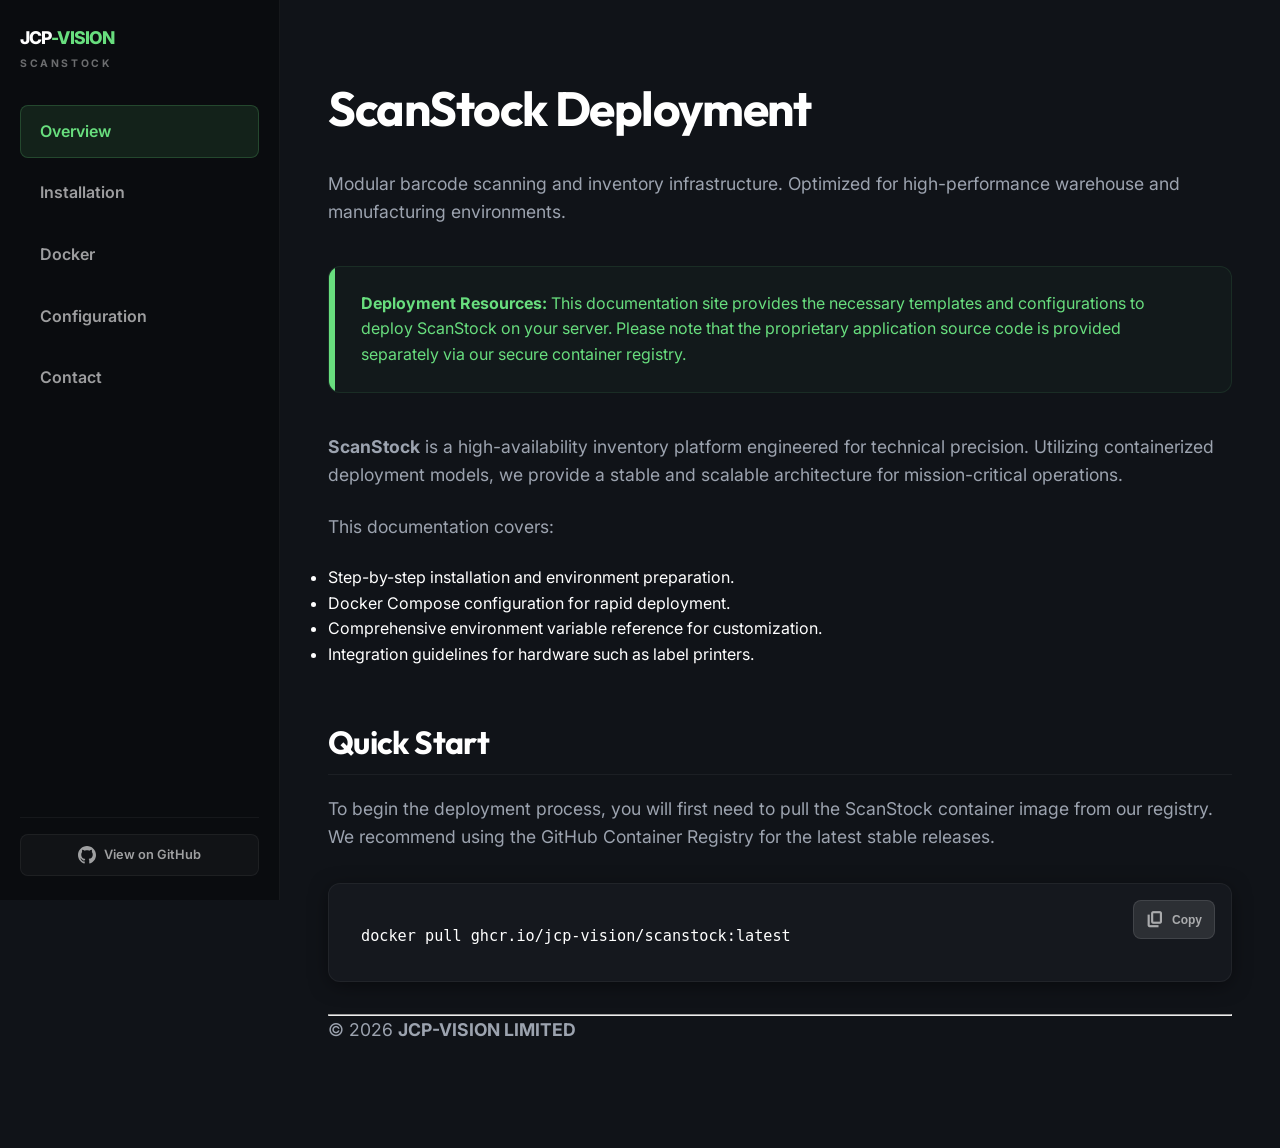
<file: docs/index.html>
<!DOCTYPE html>
<html lang="en">
<head>
    <meta charset="UTF-8">
    <meta name="viewport" content="width=device-width, initial-scale=1.0">
    <title>Overview | ScanStock Documentation</title>
    <link rel="stylesheet" href="https://fonts.googleapis.com/css2?family=Material+Symbols+Outlined:opsz,wght,FILL,GRAD@24,400,0,0" />
    <link rel="stylesheet" href="https://jcp-vision.com/static/css/brand-styles.css">
    <link rel="stylesheet" href="assets/style.css">
    <script defer src="assets/script.js"></script>
</head>
<body>
    <div class="layout">
        <aside class="sidebar">
            <div class="sidebar-brand">
                <div class="brand-logo">
                    <span class="logo-jcp">JCP</span><span class="logo-vision">-VISION</span>
                </div>
                <div class="brand-subtitle">SCANSTOCK</div>
            </div>
            <nav>
                <a href="index.html">Overview</a>
                <a href="installation.html">Installation</a>
                <a href="docker.html">Docker</a>
                <a href="configuration.html">Configuration</a>
                <a href="contact.html">Contact</a>
            </nav>
            <div class="sidebar-footer">
                <a href="https://github.com/JCP-VISION/scanstock-deploy" target="_blank" class="btn-github">
                    <svg viewBox="0 0 24 24"><path d="M12 0c-6.626 0-12 5.373-12 12 0 5.302 3.438 9.8 8.207 11.387.599.111.793-.261.793-.577v-2.234c-3.338.726-4.033-1.416-4.033-1.416-.546-1.387-1.333-1.756-1.333-1.756-1.089-.745.083-.729.083-.729 1.205.084 1.839 1.237 1.839 1.237 1.07 1.834 2.807 1.304 3.492.997.107-.775.418-1.305.762-1.604-2.665-.305-5.467-1.334-5.467-5.931 0-1.311.469-2.381 1.236-3.221-.124-.303-.535-1.524.117-3.176 0 0 1.008-.322 3.301 1.23.957-.266 1.983-.399 3.003-.404 1.02.005 2.047.138 3.006.404 2.291-1.552 3.297-1.23 3.297-1.23.653 1.653.242 2.874.118 3.176.77.84 1.235 1.911 1.235 3.221 0 4.609-2.807 5.624-5.479 5.921.43.372.823 1.102.823 2.222v3.293c0 .319.192.694.801.576 4.765-1.589 8.199-6.086 8.199-11.386 0-6.627-5.373-12-12-12z"/></svg>
                    <span>View on GitHub</span>
                </a>
            </div>
        </aside>

        <main class="content-wrapper">
            <div class="content">
                <header>
                    <h1>ScanStock Deployment</h1>
                    <p class="lead">Modular barcode scanning and inventory infrastructure. Optimized for high-performance warehouse and manufacturing environments.</p>
                </header>

                <div class="alert alert-note">
                    <div>
                        <strong>Deployment Resources:</strong> This documentation site provides the necessary templates and configurations to deploy ScanStock on your server. Please note that the proprietary application source code is provided separately via our secure container registry.
                    </div>
                </div>

                <section id="overview">
                    <p>
                        <strong>ScanStock</strong> is a high-availability inventory platform engineered for technical precision. Utilizing containerized deployment models, we provide a stable and scalable architecture for mission-critical operations.
                    </p>
                    <p>
                        This documentation covers:
                    </p>
                    <ul>
                        <li>Step-by-step installation and environment preparation.</li>
                        <li>Docker Compose configuration for rapid deployment.</li>
                        <li>Comprehensive environment variable reference for customization.</li>
                        <li>Integration guidelines for hardware such as label printers.</li>
                    </ul>
                </section>

                <section id="quick-start">
                    <h2>Quick Start</h2>
                    <p>To begin the deployment process, you will first need to pull the ScanStock container image from our registry. We recommend using the GitHub Container Registry for the latest stable releases.</p>
                    <pre><code>docker pull ghcr.io/jcp-vision/scanstock:latest</code></pre>
                </section>

                <hr>

                <footer>
                    <p>&copy; 2026 <strong>JCP-VISION LIMITED</strong></p>
                </footer>
            </div>
        </main>
    </div>
</body>
</html>
</file>
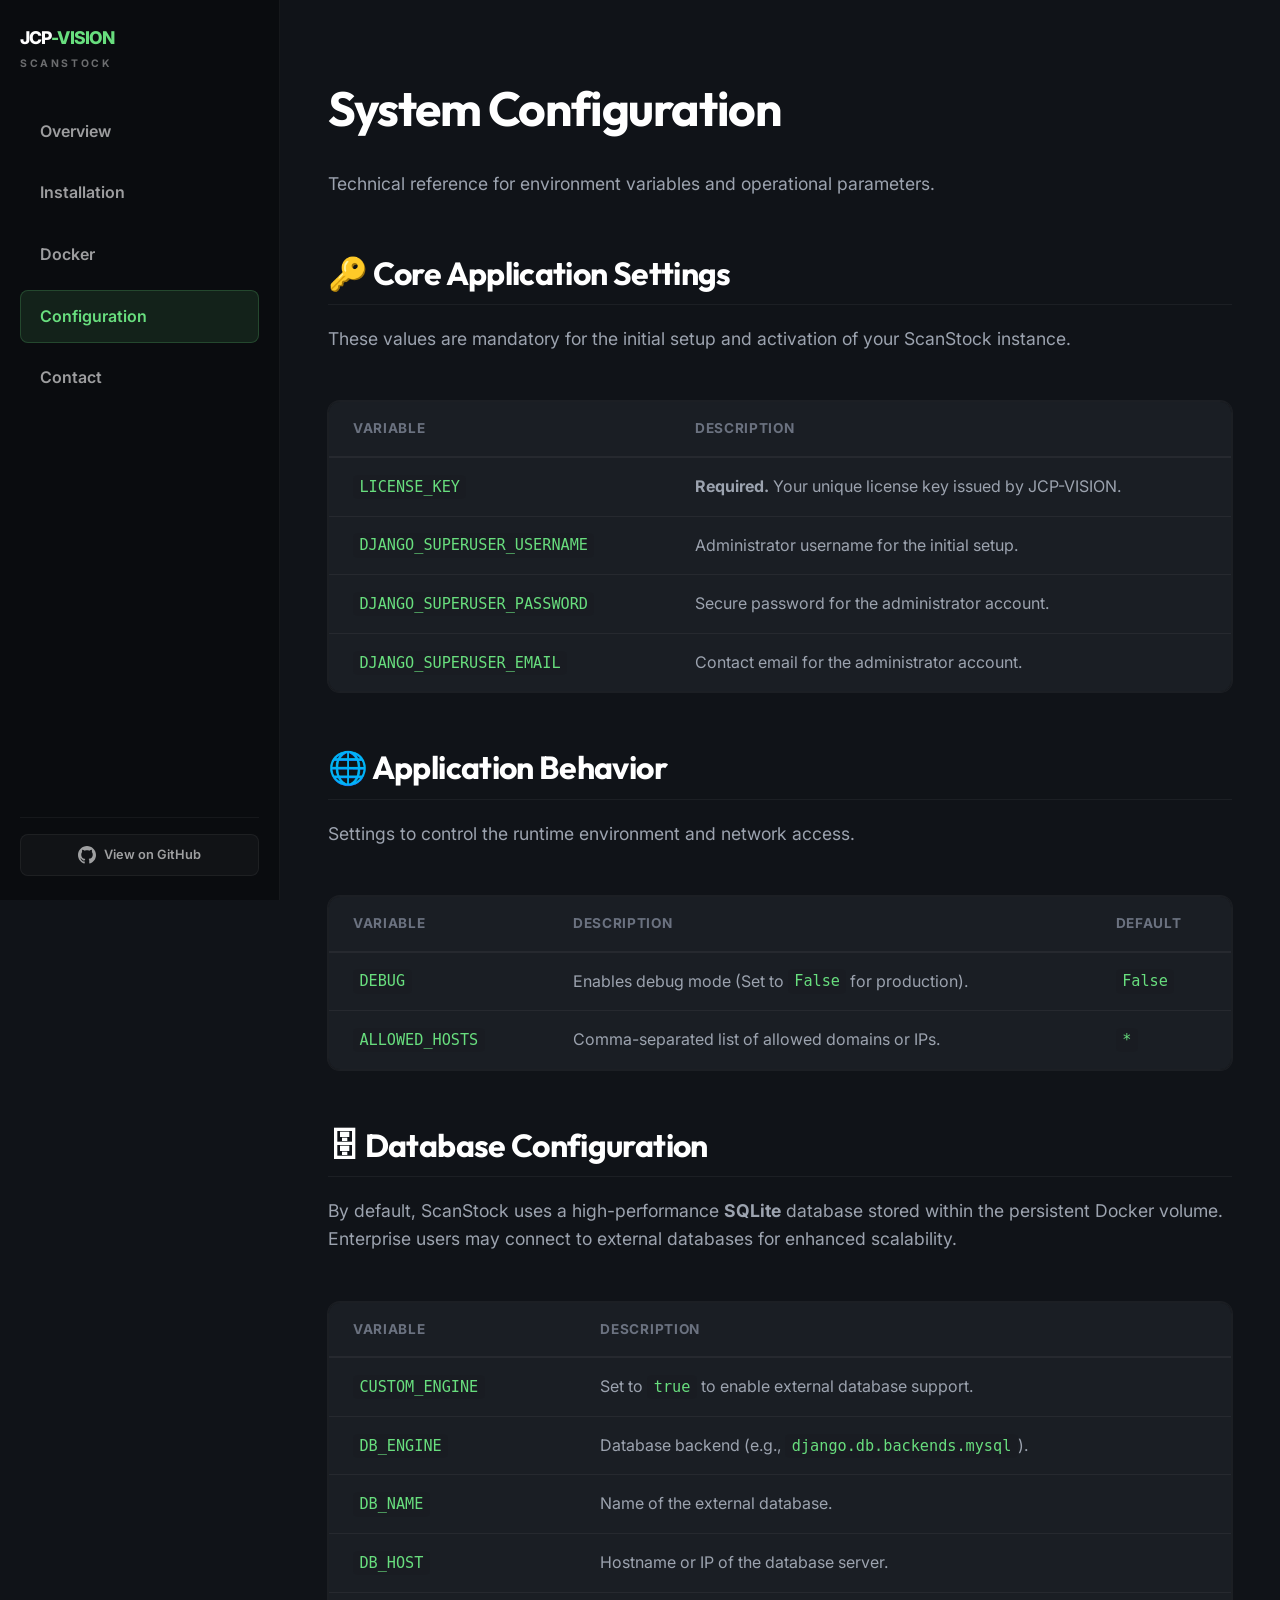
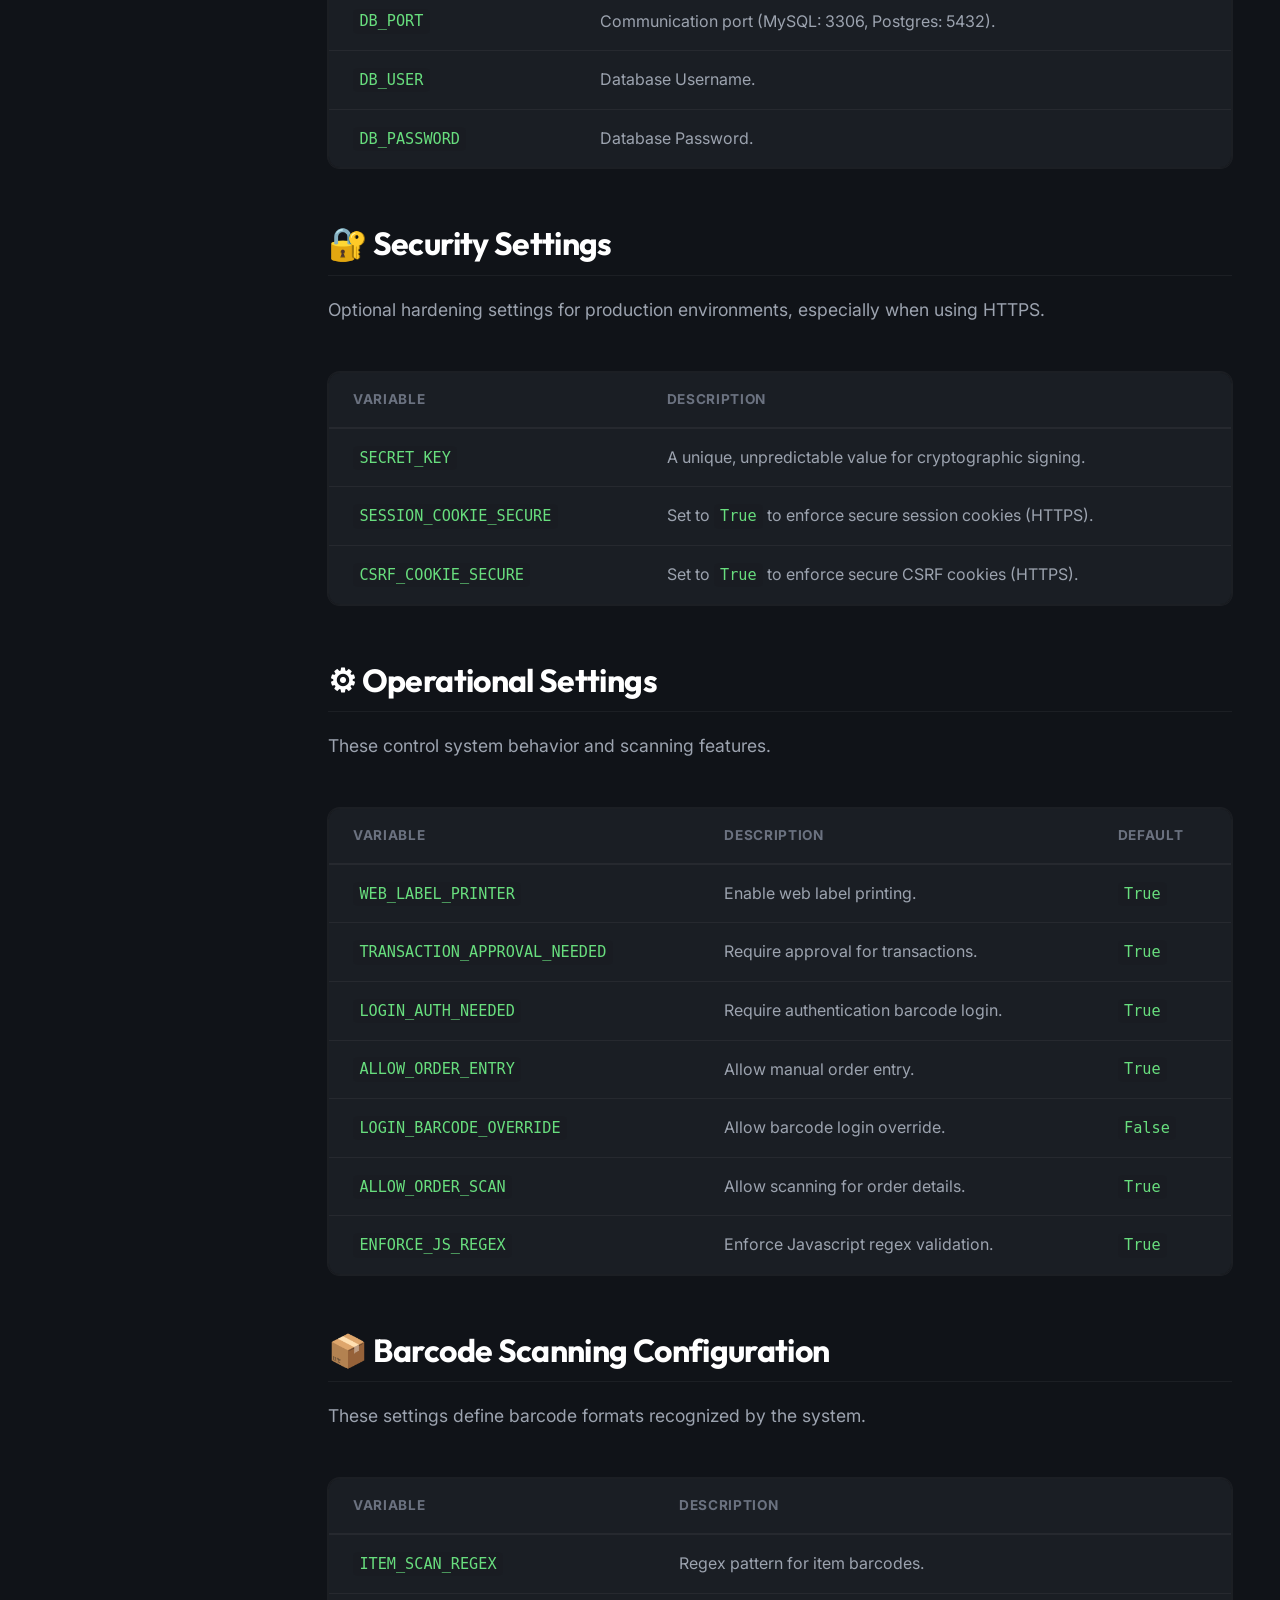
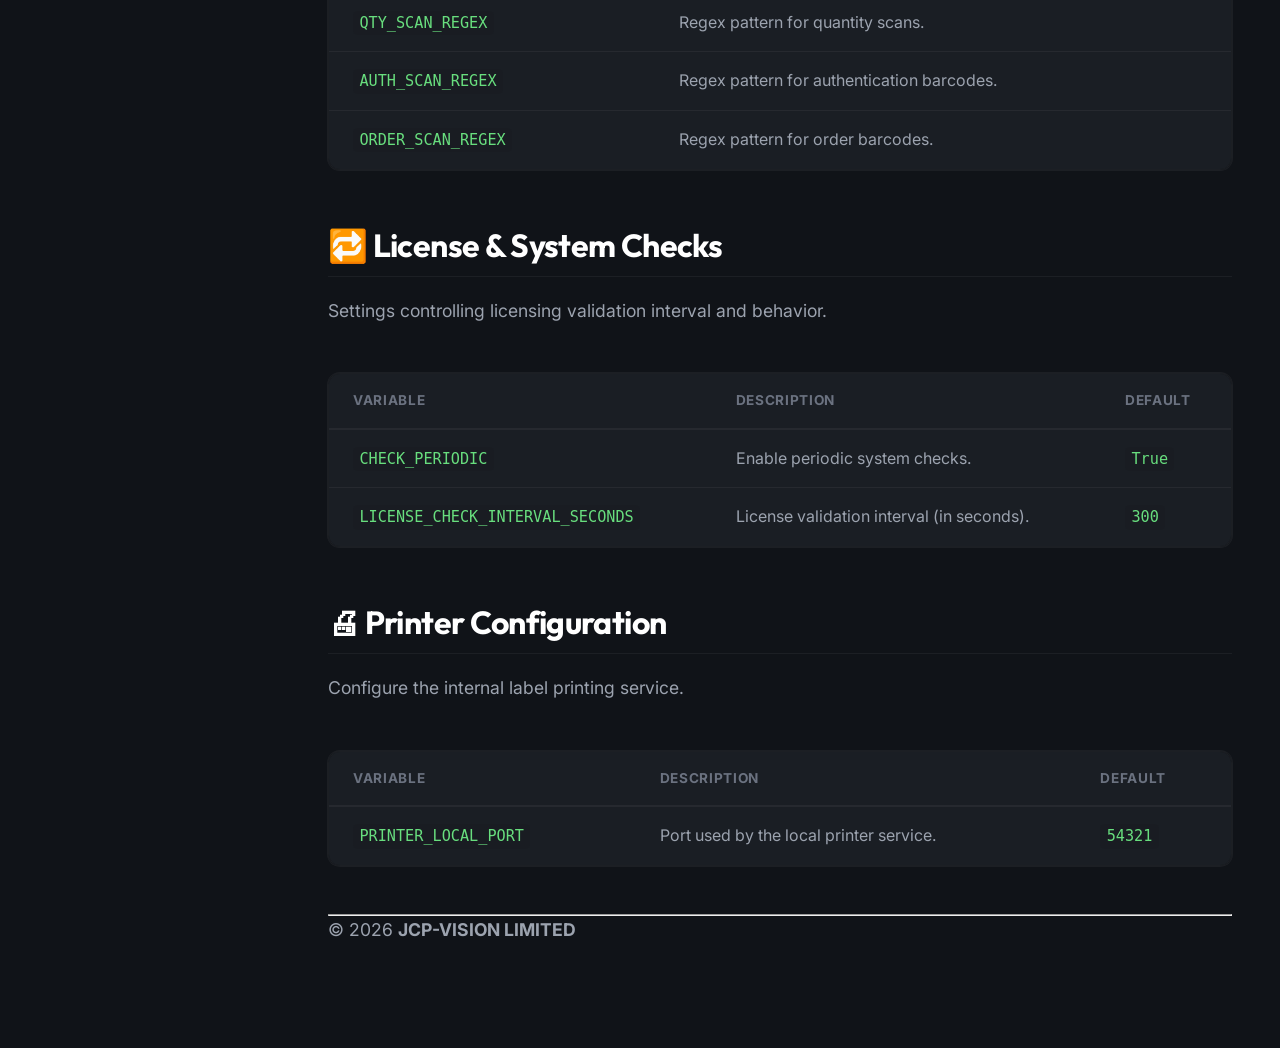
<file: docs/configuration.html>
<!DOCTYPE html>
<html lang="en">
<!-- TOADD login_barcode_override=false # Override login with barcode instead of QR code. -->
<head>
    <meta charset="UTF-8">
    <meta name="viewport" content="width=device-width, initial-scale=1.0">
    <title>Configuration Reference | ScanStock Documentation</title>
    <link rel="stylesheet" href="https://fonts.googleapis.com/css2?family=Material+Symbols+Outlined:opsz,wght,FILL,GRAD@24,400,0,0" />
    <link rel="stylesheet" href="https://jcp-vision.com/static/css/brand-styles.css">
    <link rel="stylesheet" href="assets/style.css">
    <script defer src="assets/script.js"></script>
</head>
<body>
    <div class="layout">
        <aside class="sidebar">
            <div class="sidebar-brand">
                <div class="brand-logo">
                    <span class="logo-jcp">JCP</span><span class="logo-vision">-VISION</span>
                </div>
                <div class="brand-subtitle">SCANSTOCK</div>
            </div>
            <nav>
                <a href="index.html">Overview</a>
                <a href="installation.html">Installation</a>
                <a href="docker.html">Docker</a>
                <a href="configuration.html">Configuration</a>
                <a href="contact.html">Contact</a>
            </nav>
            <div class="sidebar-footer">
                <a href="https://github.com/JCP-VISION/scanstock-deploy" target="_blank" class="btn-github">
                    <svg viewBox="0 0 24 24"><path d="M12 0c-6.626 0-12 5.373-12 12 0 5.302 3.438 9.8 8.207 11.387.599.111.793-.261.793-.577v-2.234c-3.338.726-4.033-1.416-4.033-1.416-.546-1.387-1.333-1.756-1.333-1.756-1.089-.745.083-.729.083-.729 1.205.084 1.839 1.237 1.839 1.237 1.07 1.834 2.807 1.304 3.492.997.107-.775.418-1.305.762-1.604-2.665-.305-5.467-1.334-5.467-5.931 0-1.311.469-2.381 1.236-3.221-.124-.303-.535-1.524.117-3.176 0 0 1.008-.322 3.301 1.23.957-.266 1.983-.399 3.003-.404 1.02.005 2.047.138 3.006.404 2.291-1.552 3.297-1.23 3.297-1.23.653 1.653.242 2.874.118 3.176.77.84 1.235 1.911 1.235 3.221 0 4.609-2.807 5.624-5.479 5.921.43.372.823 1.102.823 2.222v3.293c0 .319.192.694.801.576 4.765-1.589 8.199-6.086 8.199-11.386 0-6.627-5.373-12-12-12z"/></svg>
                    <span>View on GitHub</span>
                </a>
            </div>
        </aside>

        <main class="content-wrapper">
            <div class="content">
                <header>
                    <h1>System Configuration</h1>
                    <p class="lead">Technical reference for environment variables and operational parameters.</p>
                </header>

                <section id="core-settings">
                    <h2>🔑 Core Application Settings</h2>
                    <p>These values are mandatory for the initial setup and activation of your ScanStock instance.</p>
                    <table>
                        <thead>
                            <tr>
                                <th>Variable</th>
                                <th>Description</th>
                            </tr>
                        </thead>
                        <tbody>
                            <tr>
                                <td><code>LICENSE_KEY</code></td>
                                <td><strong>Required.</strong> Your unique license key issued by JCP-VISION.</td>
                            </tr>
                            <tr>
                                <td><code>DJANGO_SUPERUSER_USERNAME</code></td>
                                <td>Administrator username for the initial setup.</td>
                            </tr>
                            <tr>
                                <td><code>DJANGO_SUPERUSER_PASSWORD</code></td>
                                <td>Secure password for the administrator account.</td>
                            </tr>
                            <tr>
                                <td><code>DJANGO_SUPERUSER_EMAIL</code></td>
                                <td>Contact email for the administrator account.</td>
                            </tr>
                        </tbody>
                    </table>
                </section>

                <section id="behavior">
                    <h2>🌐 Application Behavior</h2>
                    <p>Settings to control the runtime environment and network access.</p>
                    <table>
                        <thead>
                            <tr>
                                <th>Variable</th>
                                <th>Description</th>
                                <th>Default</th>
                            </tr>
                        </thead>
                        <tbody>
                            <tr>
                                <td><code>DEBUG</code></td>
                                <td>Enables debug mode (Set to <code>False</code> for production).</td>
                                <td><code>False</code></td>
                            </tr>
                            <tr>
                                <td><code>ALLOWED_HOSTS</code></td>
                                <td>Comma-separated list of allowed domains or IPs.</td>
                                <td><code>*</code></td>
                            </tr>
                        </tbody>
                    </table>
                </section>

                <section id="database">
                    <h2>🗄 Database Configuration</h2>
                    <p>By default, ScanStock uses a high-performance <strong>SQLite</strong> database stored within the persistent Docker volume. Enterprise users may connect to external databases for enhanced scalability.</p>
                    <table>
                        <thead>
                            <tr>
                                <th>Variable</th>
                                <th>Description</th>
                            </tr>
                        </thead>
                        <tbody>
                            <tr>
                                <td><code>CUSTOM_ENGINE</code></td>
                                <td>Set to <code>true</code> to enable external database support.</td>
                            </tr>
                            <tr>
                                <td><code>DB_ENGINE</code></td>
                                <td>Database backend (e.g., <code>django.db.backends.mysql</code>).</td>
                            </tr>
                            <tr>
                                <td><code>DB_NAME</code></td>
                                <td>Name of the external database.</td>
                            </tr>
                            <tr>
                                <td><code>DB_HOST</code></td>
                                <td>Hostname or IP of the database server.</td>
                            </tr>
                            <tr>
                                <td><code>DB_PORT</code></td>
                                <td>Communication port (MySQL: 3306, Postgres: 5432).</td>
                            </tr>
                            <tr>
                                <td><code>DB_USER</code></td>
                                <td>Database Username.</td>
                            </tr>
                            <tr>
                                <td><code>DB_PASSWORD</code></td>
                                <td>Database Password.</td>
                            </tr>
                        </tbody>
                    </table>
                </section>

                <section id="security">
                    <h2>🔐 Security Settings</h2>
                    <p>Optional hardening settings for production environments, especially when using HTTPS.</p>
                    <table>
                        <thead>
                            <tr>
                                <th>Variable</th>
                                <th>Description</th>
                            </tr>
                        </thead>
                        <tbody>
                            <tr>
                                <td><code>SECRET_KEY</code></td>
                                <td>A unique, unpredictable value for cryptographic signing.</td>
                            </tr>
                            <tr>
                                <td><code>SESSION_COOKIE_SECURE</code></td>
                                <td>Set to <code>True</code> to enforce secure session cookies (HTTPS).</td>
                            </tr>
                            <tr>
                                <td><code>CSRF_COOKIE_SECURE</code></td>
                                <td>Set to <code>True</code> to enforce secure CSRF cookies (HTTPS).</td>
                            </tr>
                        </tbody>
                    </table>
                </section>

                <section id="operational">
                    <h2>⚙ Operational Settings</h2>
                    <p>These control system behavior and scanning features.</p>
                    <table>
                        <thead>
                            <tr>
                                <th>Variable</th>
                                <th>Description</th>
                                <th>Default</th>
                            </tr>
                        </thead>
                        <tbody>
                            <tr>
                                <td><code>WEB_LABEL_PRINTER</code></td>
                                <td>Enable web label printing.</td>
                                <td><code>True</code></td>
                            </tr>
                            <tr>
                                <td><code>TRANSACTION_APPROVAL_NEEDED</code></td>
                                <td>Require approval for transactions.</td>
                                <td><code>True</code></td>
                            </tr>
                            <tr>
                                <td><code>LOGIN_AUTH_NEEDED</code></td>
                                <td>Require authentication barcode login.</td>
                                <td><code>True</code></td>
                            </tr>
                            <tr>
                                <td><code>ALLOW_ORDER_ENTRY</code></td>
                                <td>Allow manual order entry.</td>
                                <td><code>True</code></td>
                            </tr>
                            <tr>
                                <td><code>LOGIN_BARCODE_OVERRIDE</code></td>
                                <td>Allow barcode login override.</td>
                                <td><code>False</code></td>
                            </tr>
                            <tr>
                                <td><code>ALLOW_ORDER_SCAN</code></td>
                                <td>Allow scanning for order details.</td>
                                <td><code>True</code></td>
                            </tr>
                            <tr>
                                <td><code>ENFORCE_JS_REGEX</code></td>
                                <td>Enforce Javascript regex validation.</td>
                                <td><code>True</code></td>
                            </tr>
                        </tbody>
                    </table>
                </section>

                <section id="scanning">
                    <h2>📦 Barcode Scanning Configuration</h2>
                    <p>These settings define barcode formats recognized by the system.</p>
                    <table>
                        <thead>
                            <tr>
                                <th>Variable</th>
                                <th>Description</th>
                            </tr>
                        </thead>
                        <tbody>
                            <tr>
                                <td><code>ITEM_SCAN_REGEX</code></td>
                                <td>Regex pattern for item barcodes.</td>
                            </tr>
                            <tr>
                                <td><code>QTY_SCAN_REGEX</code></td>
                                <td>Regex pattern for quantity scans.</td>
                            </tr>
                            <tr>
                                <td><code>AUTH_SCAN_REGEX</code></td>
                                <td>Regex pattern for authentication barcodes.</td>
                            </tr>
                            <tr>
                                <td><code>ORDER_SCAN_REGEX</code></td>
                                <td>Regex pattern for order barcodes.</td>
                            </tr>
                        </tbody>
                    </table>
                </section>

                <section id="checks">
                    <h2>🔁 License & System Checks</h2>
                    <p>Settings controlling licensing validation interval and behavior.</p>
                    <table>
                        <thead>
                            <tr>
                                <th>Variable</th>
                                <th>Description</th>
                                <th>Default</th>
                            </tr>
                        </thead>
                        <tbody>
                            <tr>
                                <td><code>CHECK_PERIODIC</code></td>
                                <td>Enable periodic system checks.</td>
                                <td><code>True</code></td>
                            </tr>
                            <tr>
                                <td><code>LICENSE_CHECK_INTERVAL_SECONDS</code></td>
                                <td>License validation interval (in seconds).</td>
                                <td><code>300</code></td>
                            </tr>
                        </tbody>
                    </table>
                </section>

                <section id="printer">
                    <h2>🖨 Printer Configuration</h2>
                    <p>Configure the internal label printing service.</p>
                    <table>
                        <thead>
                            <tr>
                                <th>Variable</th>
                                <th>Description</th>
                                <th>Default</th>
                            </tr>
                        </thead>
                        <tbody>
                            <tr>
                                <td><code>PRINTER_LOCAL_PORT</code></td>
                                <td>Port used by the local printer service.</td>
                                <td><code>54321</code></td>
                            </tr>
                        </tbody>
                    </table>
                </section>

                <hr>

                <footer>
                    <p>&copy; 2026 <strong>JCP-VISION LIMITED</strong></p>
                </footer>
            </div>
        </main>
    </div>
</body>
</html>
</file>
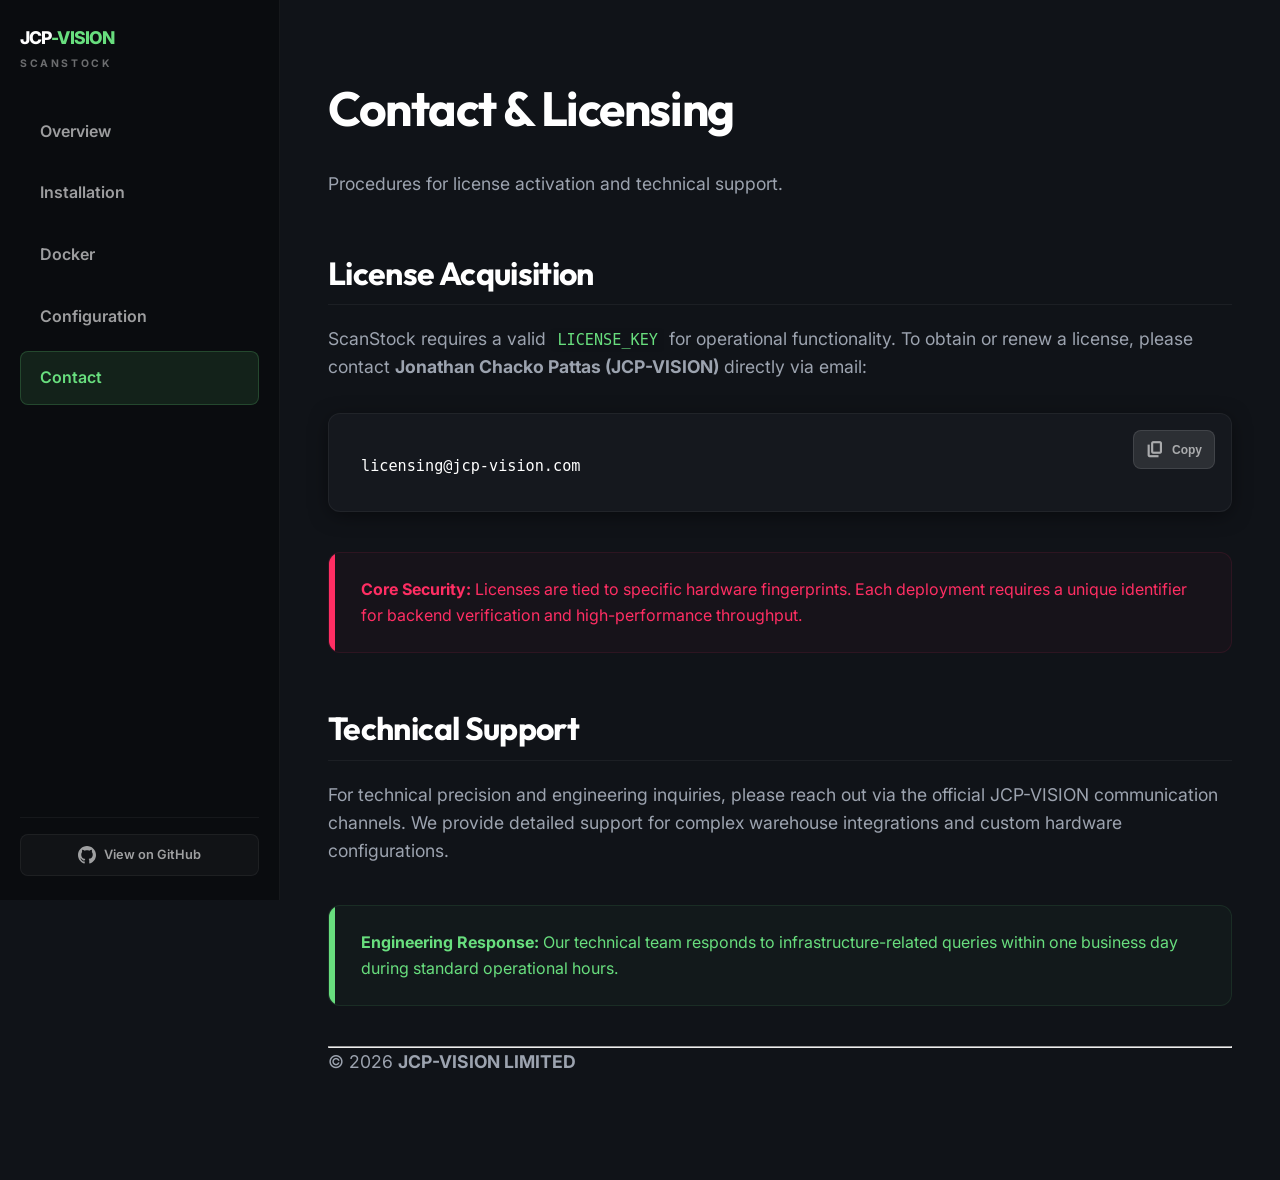
<file: docs/contact.html>
<!DOCTYPE html>
<html lang="en">
<head>
    <meta charset="UTF-8">
    <meta name="viewport" content="width=device-width, initial-scale=1.0">
    <title>Contact & Licensing | ScanStock Documentation</title>
    <link rel="stylesheet" href="https://fonts.googleapis.com/css2?family=Material+Symbols+Outlined:opsz,wght,FILL,GRAD@24,400,0,0" />
    <link rel="stylesheet" href="https://jcp-vision.com/static/css/brand-styles.css">
    <link rel="stylesheet" href="assets/style.css">
    <script defer src="assets/script.js"></script>
</head>
<body>
    <div class="layout">
        <aside class="sidebar">
            <div class="sidebar-brand">
                <div class="brand-logo">
                    <span class="logo-jcp">JCP</span><span class="logo-vision">-VISION</span>
                </div>
                <div class="brand-subtitle">SCANSTOCK</div>
            </div>
            <nav>
                <a href="index.html">Overview</a>
                <a href="installation.html">Installation</a>
                <a href="docker.html">Docker</a>
                <a href="configuration.html">Configuration</a>
                <a href="contact.html">Contact</a>
            </nav>
            <div class="sidebar-footer">
                <a href="https://github.com/JCP-VISION/scanstock-deploy" target="_blank" class="btn-github">
                    <svg viewBox="0 0 24 24"><path d="M12 0c-6.626 0-12 5.373-12 12 0 5.302 3.438 9.8 8.207 11.387.599.111.793-.261.793-.577v-2.234c-3.338.726-4.033-1.416-4.033-1.416-.546-1.387-1.333-1.756-1.333-1.756-1.089-.745.083-.729.083-.729 1.205.084 1.839 1.237 1.839 1.237 1.07 1.834 2.807 1.304 3.492.997.107-.775.418-1.305.762-1.604-2.665-.305-5.467-1.334-5.467-5.931 0-1.311.469-2.381 1.236-3.221-.124-.303-.535-1.524.117-3.176 0 0 1.008-.322 3.301 1.23.957-.266 1.983-.399 3.003-.404 1.02.005 2.047.138 3.006.404 2.291-1.552 3.297-1.23 3.297-1.23.653 1.653.242 2.874.118 3.176.77.84 1.235 1.911 1.235 3.221 0 4.609-2.807 5.624-5.479 5.921.43.372.823 1.102.823 2.222v3.293c0 .319.192.694.801.576 4.765-1.589 8.199-6.086 8.199-11.386 0-6.627-5.373-12-12-12z"/></svg>
                    <span>View on GitHub</span>
                </a>
            </div>
        </aside>

        <main class="content-wrapper">
            <div class="content">
                <header>
                    <h1>Contact & Licensing</h1>
                    <p class="lead">Procedures for license activation and technical support.</p>
                </header>

                <section id="licensing">
                    <h2>License Acquisition</h2>
                    <p>
                        ScanStock requires a valid <code>LICENSE_KEY</code> for operational functionality. To obtain or renew a license, please contact <strong>Jonathan Chacko Pattas (JCP-VISION)</strong> directly via email:
                    </p>
                    <pre><code>licensing@jcp-vision.com</code></pre>
                    <div class="alert alert-important">
                        <div>
                            <strong>Core Security:</strong> Licenses are tied to specific hardware fingerprints. Each deployment requires a unique identifier for backend verification and high-performance throughput.
                        </div>
                    </div>
                </section>

                <section id="technical-support">
                    <h2>Technical Support</h2>
                    <p>
                        For technical precision and engineering inquiries, please reach out via the official JCP-VISION communication channels. We provide detailed support for complex warehouse integrations and custom hardware configurations.
                    </p>
                    <div class="alert alert-note">
                        <div>
                            <strong>Engineering Response:</strong> Our technical team responds to infrastructure-related queries within one business day during standard operational hours.
                        </div>
                    </div>
                </section>

                <hr>

                <footer>
                    <p>&copy; 2026 <strong>JCP-VISION LIMITED</strong></p>
                </footer>
            </div>
        </main>
    </div>
</body>
</html>
</file>
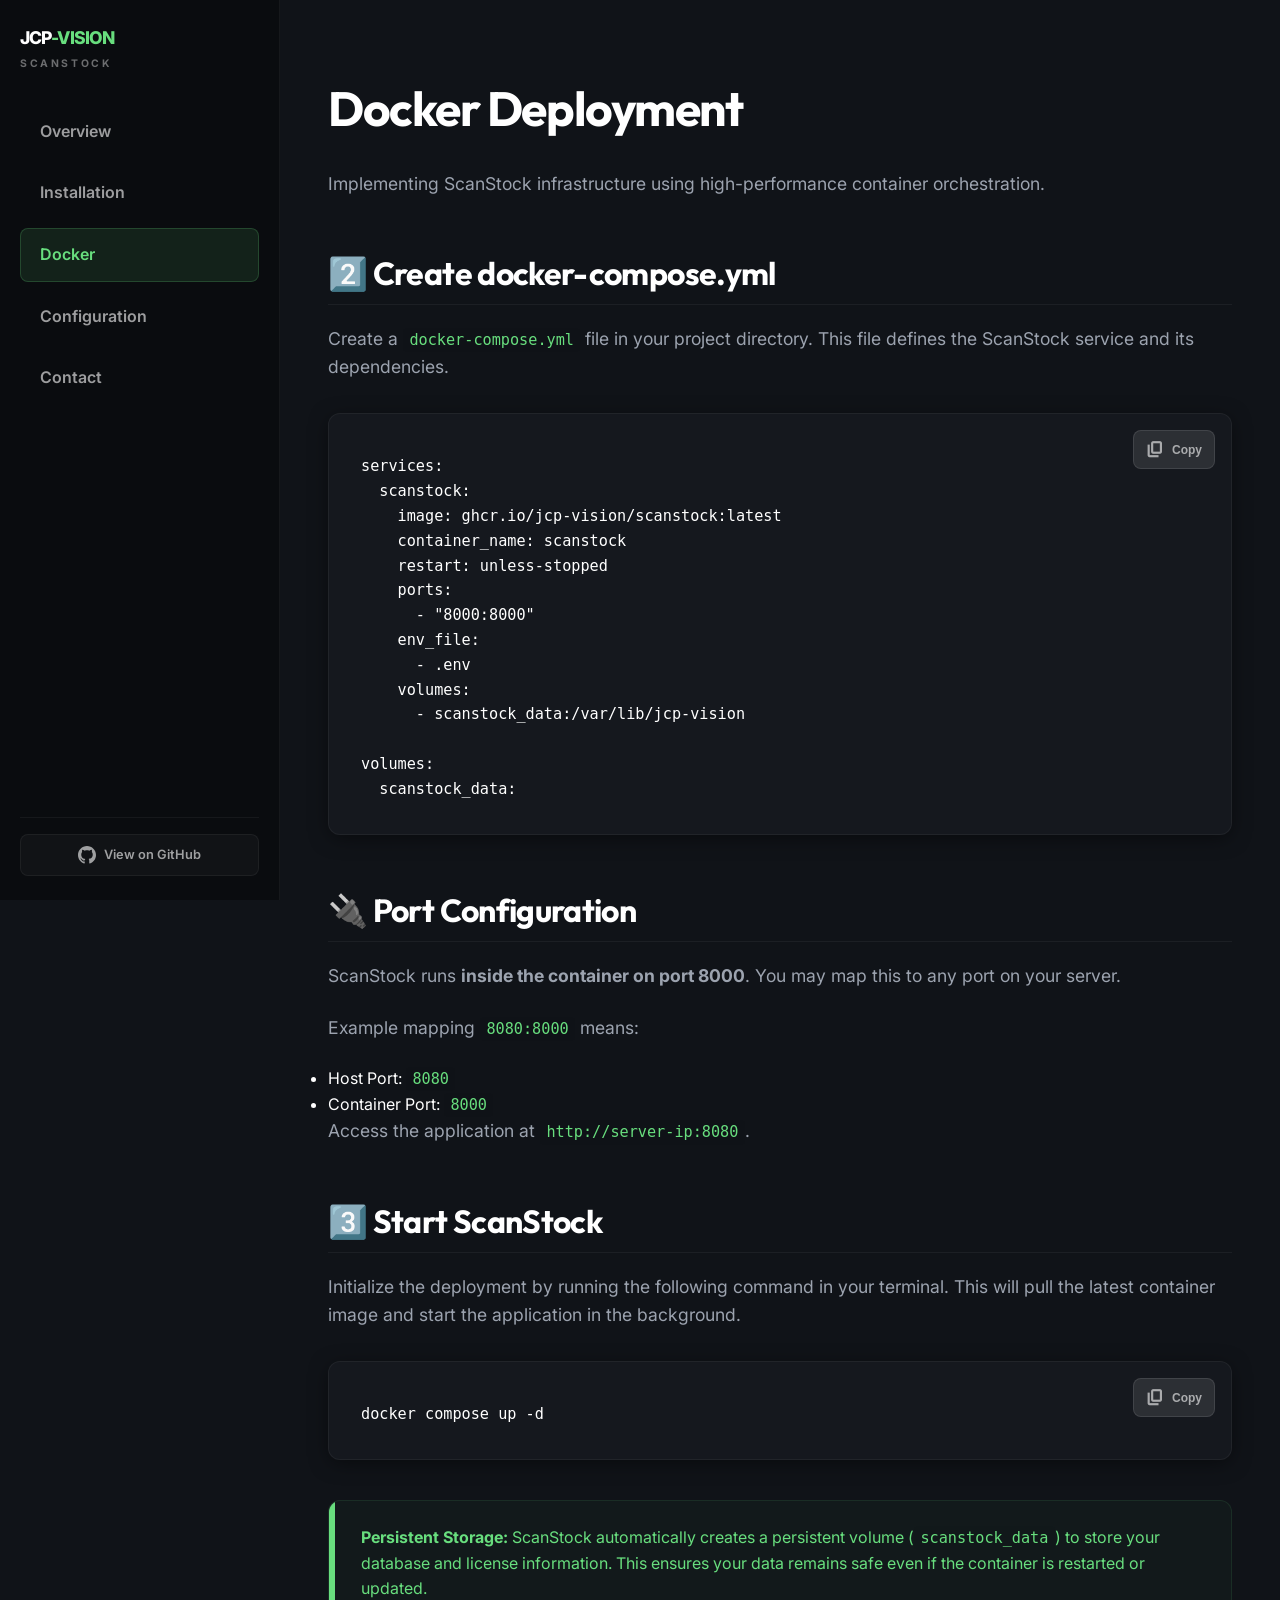
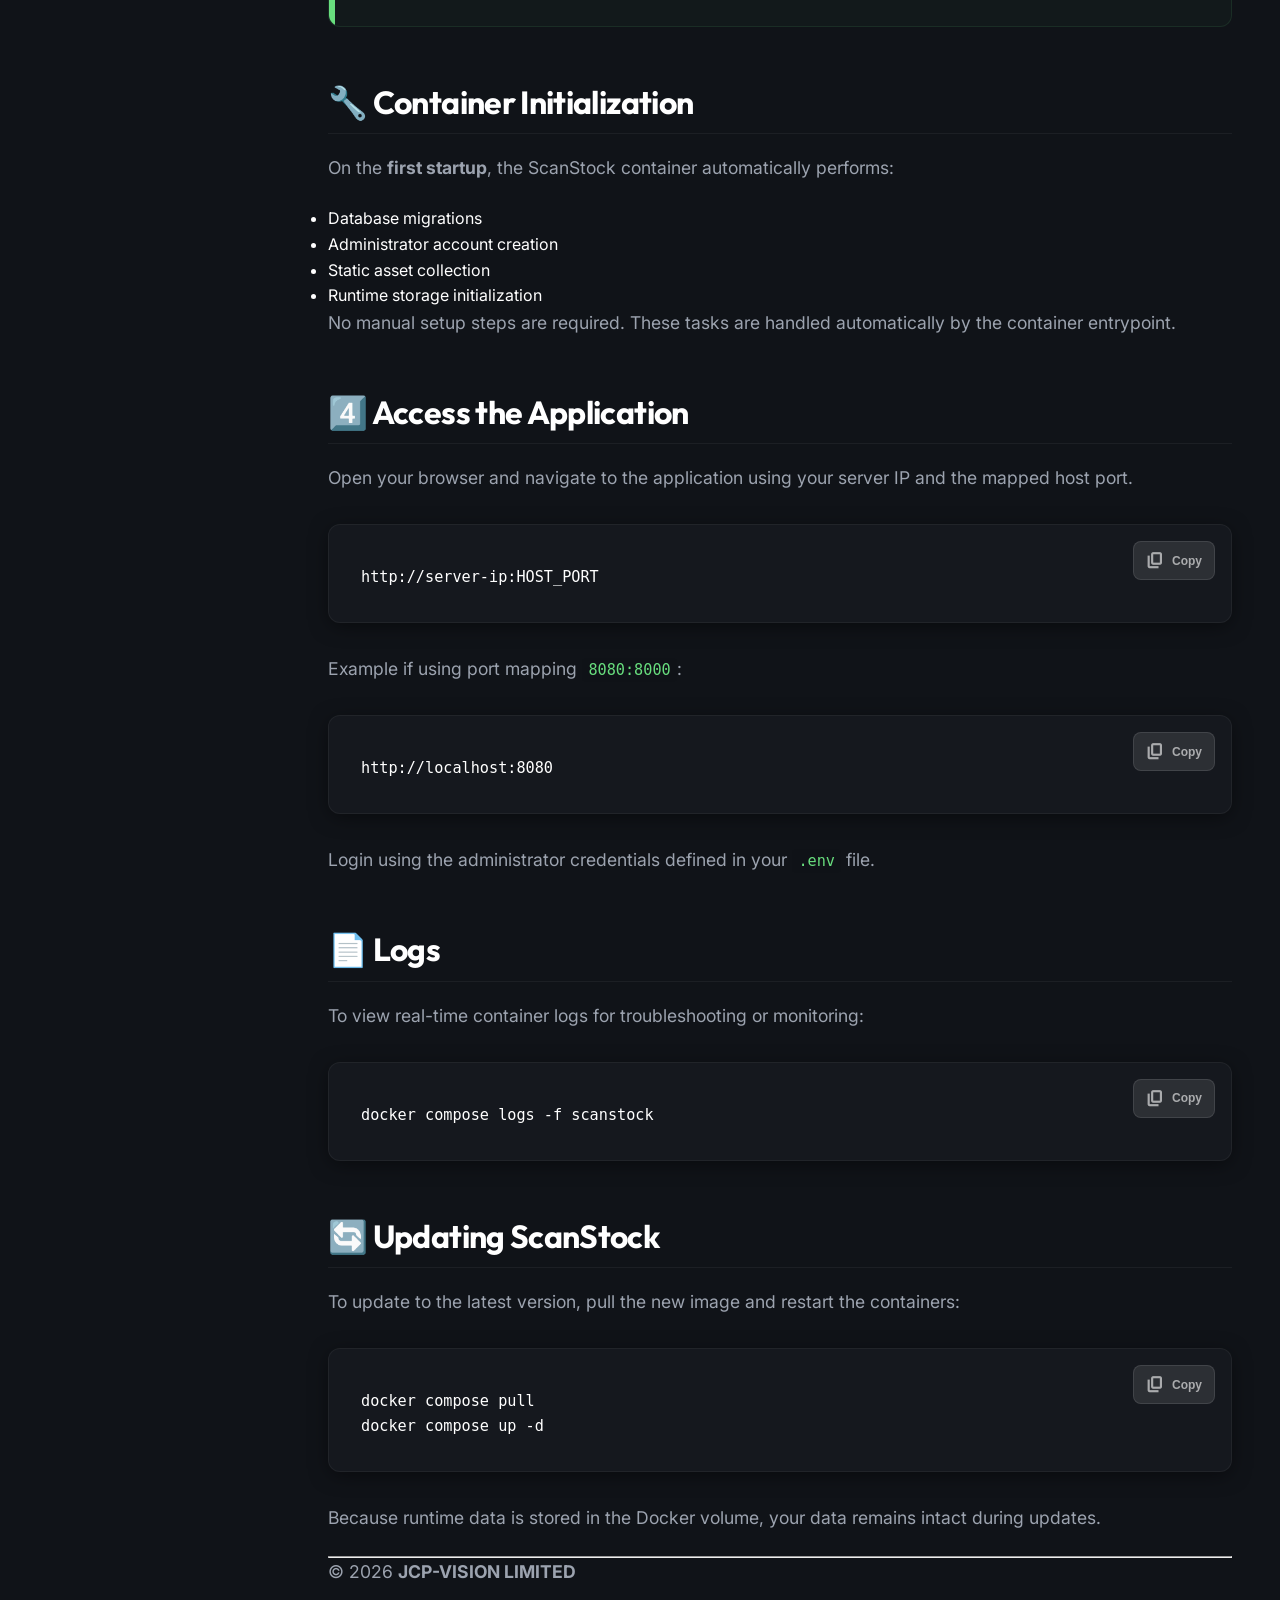
<file: docs/docker.html>
<!DOCTYPE html>
<html lang="en">
<head>
    <meta charset="UTF-8">
    <meta name="viewport" content="width=device-width, initial-scale=1.0">
    <title>Docker Deployment | ScanStock Documentation</title>
    <link rel="stylesheet" href="https://fonts.googleapis.com/css2?family=Material+Symbols+Outlined:opsz,wght,FILL,GRAD@24,400,0,0" />
    <link rel="stylesheet" href="https://jcp-vision.com/static/css/brand-styles.css">
    <link rel="stylesheet" href="assets/style.css">
    <script defer src="assets/script.js"></script>
</head>
<body>
    <div class="layout">
        <aside class="sidebar">
            <div class="sidebar-brand">
                <div class="brand-logo">
                    <span class="logo-jcp">JCP</span><span class="logo-vision">-VISION</span>
                </div>
                <div class="brand-subtitle">SCANSTOCK</div>
            </div>
            <nav>
                <a href="index.html">Overview</a>
                <a href="installation.html">Installation</a>
                <a href="docker.html">Docker</a>
                <a href="configuration.html">Configuration</a>
                <a href="contact.html">Contact</a>
            </nav>
            <div class="sidebar-footer">
                <a href="https://github.com/JCP-VISION/scanstock-deploy" target="_blank" class="btn-github">
                    <svg viewBox="0 0 24 24"><path d="M12 0c-6.626 0-12 5.373-12 12 0 5.302 3.438 9.8 8.207 11.387.599.111.793-.261.793-.577v-2.234c-3.338.726-4.033-1.416-4.033-1.416-.546-1.387-1.333-1.756-1.333-1.756-1.089-.745.083-.729.083-.729 1.205.084 1.839 1.237 1.839 1.237 1.07 1.834 2.807 1.304 3.492.997.107-.775.418-1.305.762-1.604-2.665-.305-5.467-1.334-5.467-5.931 0-1.311.469-2.381 1.236-3.221-.124-.303-.535-1.524.117-3.176 0 0 1.008-.322 3.301 1.23.957-.266 1.983-.399 3.003-.404 1.02.005 2.047.138 3.006.404 2.291-1.552 3.297-1.23 3.297-1.23.653 1.653.242 2.874.118 3.176.77.84 1.235 1.911 1.235 3.221 0 4.609-2.807 5.624-5.479 5.921.43.372.823 1.102.823 2.222v3.293c0 .319.192.694.801.576 4.765-1.589 8.199-6.086 8.199-11.386 0-6.627-5.373-12-12-12z"/></svg>
                    <span>View on GitHub</span>
                </a>
            </div>
        </aside>

        <main class="content-wrapper">
            <div class="content">
                <header>
                    <h1>Docker Deployment</h1>
                    <p class="lead">Implementing ScanStock infrastructure using high-performance container orchestration.</p>
                </header>

                <section id="compose-file">
                    <h2>2️⃣ Create docker-compose.yml</h2>
                    <p>Create a <code>docker-compose.yml</code> file in your project directory. This file defines the ScanStock service and its dependencies.</p>
                    <pre><code>services:
  scanstock:
    image: ghcr.io/jcp-vision/scanstock:latest
    container_name: scanstock
    restart: unless-stopped
    ports:
      - "8000:8000"
    env_file:
      - .env
    volumes:
      - scanstock_data:/var/lib/jcp-vision

volumes:
  scanstock_data:</code></pre>
                </section>

                <section id="ports">
                    <h2>🔌 Port Configuration</h2>
                    <p>ScanStock runs <strong>inside the container on port 8000</strong>. You may map this to any port on your server.</p>
                    <p>Example mapping <code>8080:8000</code> means:</p>
                    <ul>
                        <li>Host Port: <code>8080</code></li>
                        <li>Container Port: <code>8000</code></li>
                    </ul>
                    <p>Access the application at <code>http://server-ip:8080</code>.</p>
                </section>

                <section id="start">
                    <h2>3️⃣ Start ScanStock</h2>
                    <p>Initialize the deployment by running the following command in your terminal. This will pull the latest container image and start the application in the background.</p>
                    <pre><code>docker compose up -d</code></pre>
                    <div class="alert alert-note">
                        <div>
                            <strong>Persistent Storage:</strong> ScanStock automatically creates a persistent volume (<code>scanstock_data</code>) to store your database and license information. This ensures your data remains safe even if the container is restarted or updated.
                        </div>
                    </div>
                </section>

                <section id="init">
                    <h2>🔧 Container Initialization</h2>
                    <p>On the <strong>first startup</strong>, the ScanStock container automatically performs:</p>
                    <ul>
                        <li>Database migrations</li>
                        <li>Administrator account creation</li>
                        <li>Static asset collection</li>
                        <li>Runtime storage initialization</li>
                    </ul>
                    <p>No manual setup steps are required. These tasks are handled automatically by the container entrypoint.</p>
                </section>

                <section id="access">
                    <h2>4️⃣ Access the Application</h2>
                    <p>Open your browser and navigate to the application using your server IP and the mapped host port.</p>
                    <pre><code>http://server-ip:HOST_PORT</code></pre>
                    <p>Example if using port mapping <code>8080:8000</code>:</p>
                    <pre><code>http://localhost:8080</code></pre>
                    <p>Login using the administrator credentials defined in your <code>.env</code> file.</p>
                </section>

                <section id="logs">
                    <h2>📄 Logs</h2>
                    <p>To view real-time container logs for troubleshooting or monitoring:</p>
                    <pre><code>docker compose logs -f scanstock</code></pre>
                </section>

                <section id="updates">
                    <h2>🔄 Updating ScanStock</h2>
                    <p>To update to the latest version, pull the new image and restart the containers:</p>
                    <pre><code>docker compose pull
docker compose up -d</code></pre>
                    <p>Because runtime data is stored in the Docker volume, your data remains intact during updates.</p>
                </section>

                <hr>

                <footer>
                    <p>&copy; 2026 <strong>JCP-VISION LIMITED</strong></p>
                </footer>
            </div>
        </main>
    </div>
</body>
</html>
</file>
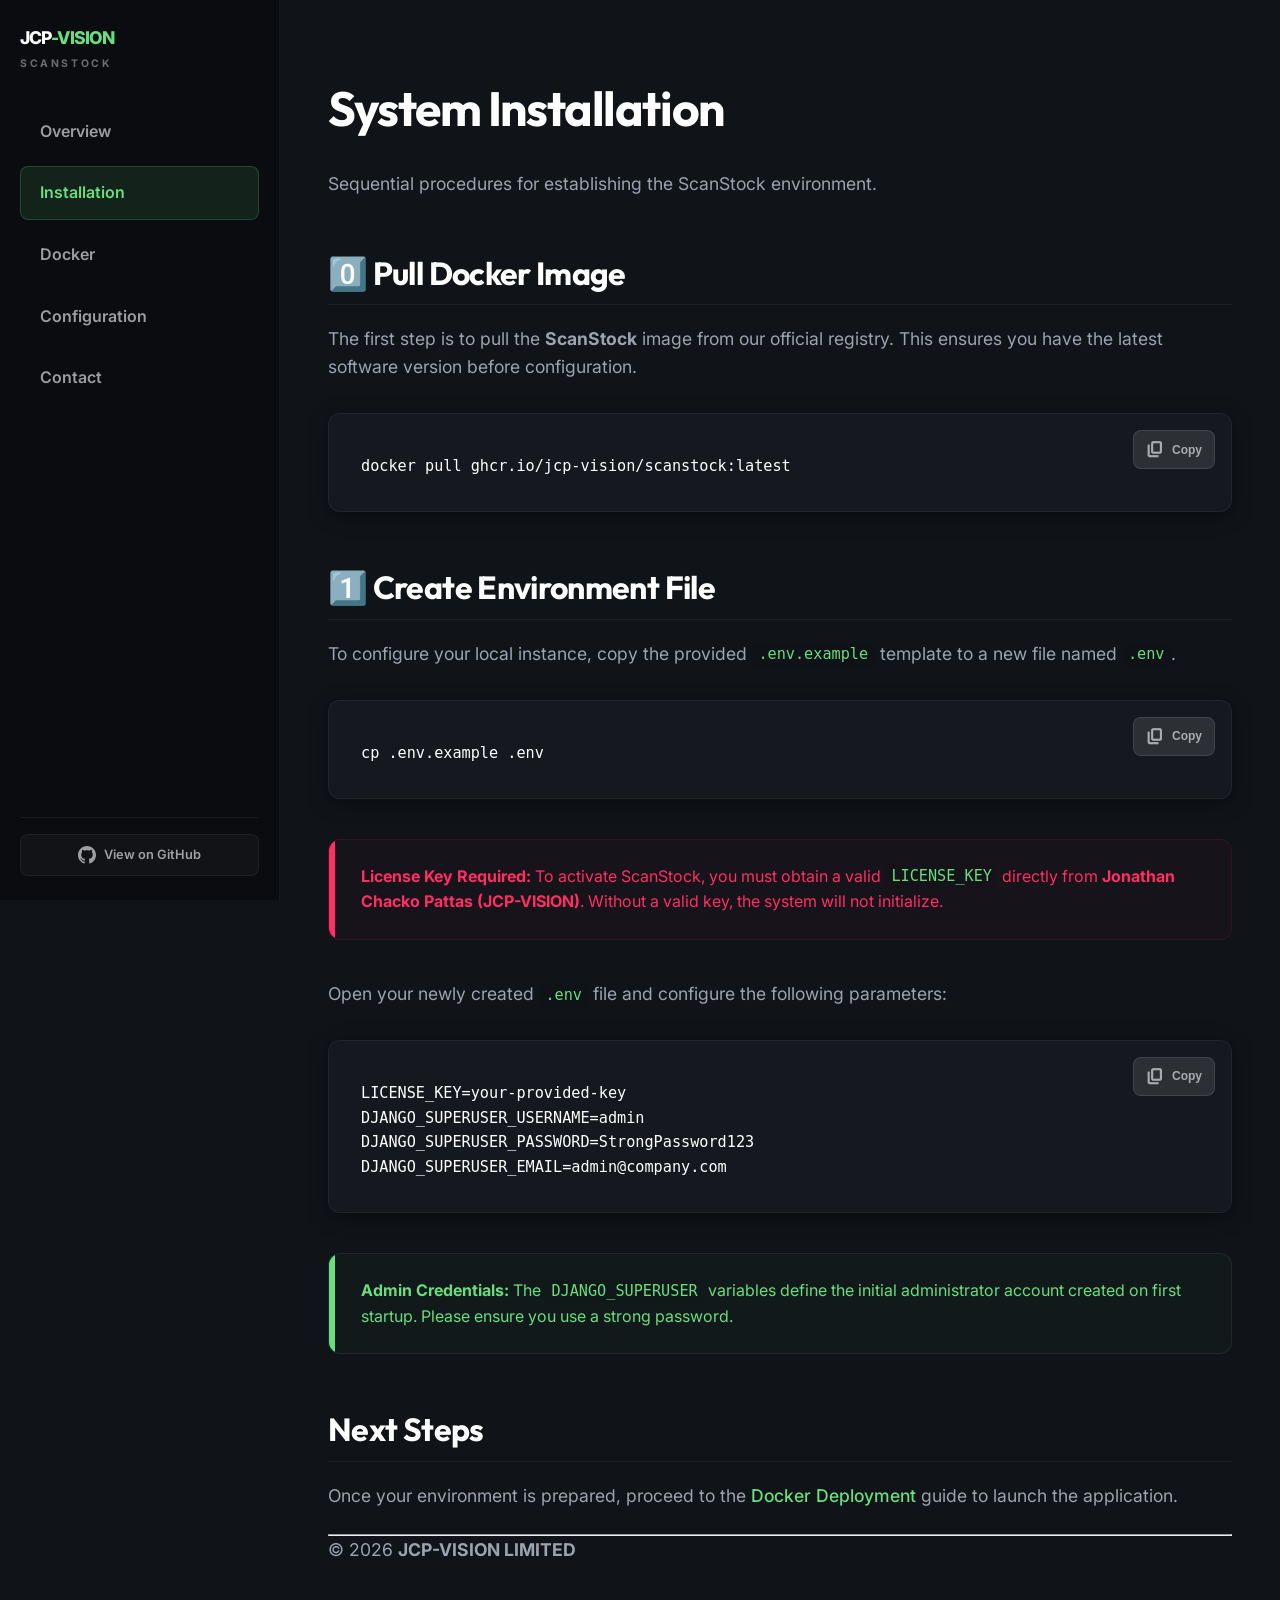
<file: docs/installation.html>
<!DOCTYPE html>
<html lang="en">
<head>
    <meta charset="UTF-8">
    <meta name="viewport" content="width=device-width, initial-scale=1.0">
    <title>Installation | ScanStock Documentation</title>
    <link rel="stylesheet" href="https://fonts.googleapis.com/css2?family=Material+Symbols+Outlined:opsz,wght,FILL,GRAD@24,400,0,0" />
    <link rel="stylesheet" href="https://jcp-vision.com/static/css/brand-styles.css">
    <link rel="stylesheet" href="assets/style.css">
    <script defer src="assets/script.js"></script>
</head>
<body>
    <div class="layout">
        <aside class="sidebar">
            <div class="sidebar-brand">
                <div class="brand-logo">
                    <span class="logo-jcp">JCP</span><span class="logo-vision">-VISION</span>
                </div>
                <div class="brand-subtitle">SCANSTOCK</div>
            </div>
            <nav>
                <a href="index.html">Overview</a>
                <a href="installation.html">Installation</a>
                <a href="docker.html">Docker</a>
                <a href="configuration.html">Configuration</a>
                <a href="contact.html">Contact</a>
            </nav>
            <div class="sidebar-footer">
                <a href="https://github.com/JCP-VISION/scanstock-deploy" target="_blank" class="btn-github">
                    <svg viewBox="0 0 24 24"><path d="M12 0c-6.626 0-12 5.373-12 12 0 5.302 3.438 9.8 8.207 11.387.599.111.793-.261.793-.577v-2.234c-3.338.726-4.033-1.416-4.033-1.416-.546-1.387-1.333-1.756-1.333-1.756-1.089-.745.083-.729.083-.729 1.205.084 1.839 1.237 1.839 1.237 1.07 1.834 2.807 1.304 3.492.997.107-.775.418-1.305.762-1.604-2.665-.305-5.467-1.334-5.467-5.931 0-1.311.469-2.381 1.236-3.221-.124-.303-.535-1.524.117-3.176 0 0 1.008-.322 3.301 1.23.957-.266 1.983-.399 3.003-.404 1.02.005 2.047.138 3.006.404 2.291-1.552 3.297-1.23 3.297-1.23.653 1.653.242 2.874.118 3.176.77.84 1.235 1.911 1.235 3.221 0 4.609-2.807 5.624-5.479 5.921.43.372.823 1.102.823 2.222v3.293c0 .319.192.694.801.576 4.765-1.589 8.199-6.086 8.199-11.386 0-6.627-5.373-12-12-12z"/></svg>
                    <span>View on GitHub</span>
                </a>
            </div>
        </aside>

        <main class="content-wrapper">
            <div class="content">
                <header>
                    <h1>System Installation</h1>
                    <p class="lead">Sequential procedures for establishing the ScanStock environment.</p>
                </header>

                <section id="registry">
                    <h2>0️⃣ Pull Docker Image</h2>
                    <p>The first step is to pull the <strong>ScanStock</strong> image from our official registry. This ensures you have the latest software version before configuration.</p>
                    <pre><code>docker pull ghcr.io/jcp-vision/scanstock:latest</code></pre>
                </section>

                <section id="env-file">
                    <h2>1️⃣ Create Environment File</h2>
                    <p>To configure your local instance, copy the provided <code>.env.example</code> template to a new file named <code>.env</code>.</p>
                    <pre><code>cp .env.example .env</code></pre>

                    <div class="alert alert-important">
                        <div>
                            <strong>License Key Required:</strong> To activate ScanStock, you must obtain a valid <code>LICENSE_KEY</code> directly from <strong>Jonathan Chacko Pattas (JCP-VISION)</strong>. Without a valid key, the system will not initialize.
                        </div>
                    </div>

                    <p>Open your newly created <code>.env</code> file and configure the following parameters:</p>
                    <pre><code>LICENSE_KEY=your-provided-key
DJANGO_SUPERUSER_USERNAME=admin
DJANGO_SUPERUSER_PASSWORD=StrongPassword123
DJANGO_SUPERUSER_EMAIL=admin@company.com</code></pre>
                    <div class="alert alert-note">
                        <div>
                            <strong>Admin Credentials:</strong> The <code>DJANGO_SUPERUSER</code> variables define the initial administrator account created on first startup. Please ensure you use a strong password.
                        </div>
                    </div>
                </section>

                <section id="next-steps">
                    <h2>Next Steps</h2>
                    <p>Once your environment is prepared, proceed to the <a href="docker.html">Docker Deployment</a> guide to launch the application.</p>
                </section>

                <hr>

                <footer>
                    <p>&copy; 2026 <strong>JCP-VISION LIMITED</strong></p>
                </footer>
            </div>
        </main>
    </div>
</body>
</html>
</file>
<file: docs/assets/style.css>
@import url('https://fonts.googleapis.com/css2?family=Inter:wght@400;500;600&family=Outfit:wght@600;700&display=swap');

:root {
  /* JCP-VISION Brand Tokens - Enforced Dark Mode */
  --jcp-primary: #68de7e;
  --jcp-primary-dark: #4db861;
  
  /* Primary & Background */
  --bg-primary: #101318;
  --bg-secondary: #1A1E24;
  --bg-sidebar: #0a0c0f;
  --text-primary: #ffffff;
  --text-secondary: #9ca3af;
  --text-muted: #6b7280;
  --accent-color: var(--jcp-primary);
  --accent-hover: var(--jcp-primary-dark);
  --border-color: rgba(255, 255, 255, 0.05);
  --code-bg: #15181E;
  --code-text: #68de7e;
  
  /* Spacing & Borders */
  --sidebar-width: 280px;
  --content-max-width: 960px;
  --radius-sm: 8px;
  --radius-md: 12px;
  --radius-lg: 16px;
  --shadow-sm: 0 0 0 1px rgba(255, 255, 255, 0.05);
  --shadow-md: 0 4px 20px -2px rgba(0, 0, 0, 0.5);
  --shadow-lg: 0 10px 15px -3px rgba(0, 0, 0, 0.1);
  
  /* Transitions */
  --transition-fast: 150ms cubic-bezier(0.4, 0, 0.2, 1);
  --transition-base: 300ms cubic-bezier(0.4, 0, 0.2, 1);
  --transition: var(--transition-base);
}

* {
  margin: 0;
  padding: 0;
  box-sizing: border-box;
}

html {
  scroll-behavior: smooth;
}

body {
  font-family: 'Manrope', 'Inter', system-ui, -apple-system, sans-serif;
  background-color: var(--bg-primary);
  color: var(--text-primary);
  line-height: 1.6;
  -webkit-font-smoothing: antialiased;
  transition: background-color var(--transition-base), color var(--transition-base);
}

h1, h2, h3, h4 {
  font-family: 'Google Sans Text', 'Outfit', sans-serif;
  color: var(--text-primary);
  font-weight: 700;
  margin-bottom: 1.25rem;
  line-height: 1.2;
}

h1 { font-size: 3rem; letter-spacing: -0.03em; margin-bottom: 2rem; }
h2 { font-size: 2rem; margin-top: 3.5rem; border-bottom: 1px solid var(--border-color); padding-bottom: 0.75rem; letter-spacing: -0.02em; }
h3 { font-size: 1.5rem; margin-top: 2.5rem; border-left: 4px solid var(--accent-color); padding-left: 1rem; }

p { margin-bottom: 1.5rem; color: var(--text-secondary); font-size: 1.1rem; }

a {
  color: var(--accent-color);
  text-decoration: none;
  transition: var(--transition-fast);
  font-weight: 500;
}

a:hover { color: var(--accent-hover); text-decoration: underline; }

/* Layout Structure */
.layout {
  display: flex;
  min-height: 100vh;
}

.sidebar {
  width: var(--sidebar-width);
  background: var(--bg-sidebar);
  color: white;
  padding: 1.5rem 1.25rem;
  height: 100vh;
  position: sticky;
  top: 0;
  display: flex;
  flex-direction: column;
  z-index: 100;
  border-right: 1px solid var(--border-color);
}

.sidebar-brand {
  margin-bottom: 2rem;
  display: flex;
  flex-direction: column;
  gap: 0.25rem;
}

.brand-logo {
  font-family: 'Inter', 'Outfit', sans-serif;
  font-size: 1.1rem;
  font-weight: 800;
  letter-spacing: -0.05em;
  display: flex;
  align-items: center;
}

.logo-jcp {
  color: #ffffff;
}

.logo-vision {
  color: var(--jcp-primary);
}

.brand-subtitle {
  font-family: 'Inter', sans-serif;
  font-size: 0.65rem;
  font-weight: 700;
  letter-spacing: 0.25em;
  color: rgba(255, 255, 255, 0.4);
  text-transform: uppercase;
}

.sidebar nav {
  flex: 1;
}

.sidebar nav a {
  display: block;
  color: rgba(255, 255, 255, 0.6);
  padding: 0.875rem 1.25rem;
  border-radius: var(--radius-sm);
  margin-bottom: 0.5rem;
  font-weight: 600;
  text-decoration: none;
  transition: var(--transition-fast);
}

.sidebar nav a:hover {
  background: rgba(255, 255, 255, 0.05);
  color: white;
}

.sidebar nav a.active {
  background: rgba(104, 222, 126, 0.1);
  color: var(--jcp-primary);
  box-shadow: inset 0 0 0 1px rgba(104, 222, 126, 0.2);
}

.sidebar-footer {
  padding-top: 1rem;
  border-top: 1px solid rgba(255, 255, 255, 0.05);
  margin-top: auto;
}

.btn-github {
  display: flex;
  align-items: center;
  justify-content: center;
  gap: 0.5rem;
  width: 100%;
  padding: 0.625rem;
  background: rgba(255, 255, 255, 0.03);
  border: 1px solid rgba(255, 255, 255, 0.05);
  color: rgba(255, 255, 255, 0.6);
  border-radius: var(--radius-sm);
  font-weight: 600;
  font-size: 0.8rem;
  transition: var(--transition-fast);
  text-decoration: none !important;
}

.btn-github:hover {
  background: rgba(255, 255, 255, 0.08);
  color: white;
  border-color: rgba(255, 255, 255, 0.1);
}

.btn-github svg {
  width: 18px;
  height: 18px;
  fill: currentColor;
  flex-shrink: 0;
}


.content-wrapper {
  flex: 1;
  display: flex;
  justify-content: center;
  padding: 5rem 3rem;
  background-color: var(--bg-primary);
}

.content {
  max-width: var(--content-max-width);
  width: 100%;
}

/* UI Components */
pre {
  background: var(--code-bg);
  padding: 2.5rem 2rem 2rem 2rem;
  border-radius: var(--radius-md);
  overflow-x: auto;
  margin: 2rem 0;
  position: relative;
  box-shadow: var(--shadow-md);
  border: 1px solid var(--border-color);
}

[data-theme="light"] pre {
  --code-bg: #111827;
  --code-text: #68de7e;
}

code {
  font-family: 'ui-monospace', 'SFMono-Regular', 'Menlo', 'Monaco', 'monospace';
  font-size: 0.95rem;
  color: var(--code-text);
  background: rgba(0, 0, 0, 0.05);
  padding: 0.2rem 0.4rem;
  border-radius: 4px;
}

pre code {
  background: transparent;
  padding: 0;
  color: inherit;
}

.alert {
  padding: 1.5rem 2rem;
  border-radius: var(--radius-md);
  margin: 2.5rem 0;
  display: flex;
  gap: 1.25rem;
  border: 1px solid transparent;
  position: relative;
  overflow: hidden;
}

.alert::before {
  content: '';
  position: absolute;
  left: 0;
  top: 0;
  bottom: 0;
  width: 6px;
  background: currentColor;
}

.alert-note {
  background: rgba(104, 222, 126, 0.05);
  border-color: rgba(104, 222, 126, 0.1);
  color: var(--jcp-primary);
}

[data-theme="dark"] .alert-note {
  background: rgba(104, 222, 126, 0.03);
  color: #68de7e;
}

.alert-important {
  background: rgba(255, 46, 99, 0.05);
  border-color: rgba(255, 46, 99, 0.1);
  color: #ff2e63;
}

[data-theme="dark"] .alert-important {
  background: rgba(255, 46, 99, 0.03);
  color: #ff2e63;
}

.copy-btn {
  position: absolute;
  top: 1rem;
  right: 1rem;
  padding: 0.5rem 0.75rem;
  background: rgba(255, 255, 255, 0.1);
  border: 1px solid rgba(255, 255, 255, 0.1);
  color: rgba(255, 255, 255, 0.6);
  border-radius: var(--radius-sm);
  cursor: pointer;
  font-size: 0.75rem;
  font-weight: 700;
  display: flex;
  align-items: center;
  gap: 0.5rem;
  transition: var(--transition-fast);
  z-index: 10;
}

.copy-btn:hover {
  background: rgba(255, 255, 255, 0.2);
  color: white;
}

.copy-btn::before {
  content: 'content_copy';
  font-family: 'Material Symbols Outlined';
  font-size: 1.1rem;
}

.copy-btn.copied::before {
  content: 'check';
}

table {
  width: 100%;
  border-collapse: separate;
  border-spacing: 0;
  margin: 3rem 0;
  font-size: 1rem;
  border-radius: var(--radius-md);
  overflow: hidden;
  border: 1px solid var(--border-color);
  box-shadow: var(--shadow-sm);
}

th {
  text-align: left;
  background: var(--bg-secondary);
  padding: 1rem 1.5rem;
  border-bottom: 2px solid var(--border-color);
  font-weight: 700;
  text-transform: uppercase;
  font-size: 0.85rem;
  letter-spacing: 0.05em;
  color: var(--text-muted);
}

td {
  padding: 1rem 1.5rem;
  border-bottom: 1px solid var(--border-color);
  color: var(--text-secondary);
  background: var(--bg-secondary);
}

tr:last-child td {
  border-bottom: none;
}

tr:hover td {
  background: rgba(104, 222, 126, 0.02);
}

/* Responsive */
@media (max-width: 1024px) {
  .sidebar { width: 240px; }
}

@media (max-width: 768px) {
  .layout { flex-direction: column; }
  .sidebar {
    width: 100%;
    height: auto;
    position: relative;
    padding: 1.5rem;
  }
  .sidebar nav {
    flex: none;
    display: none; /* Mobile menu logic to be added */
  }
  .sidebar nav.open { display: block; }
  .content-wrapper { padding: 2rem 1.5rem; }
  h1 { font-size: 2rem; }
}
</file>
